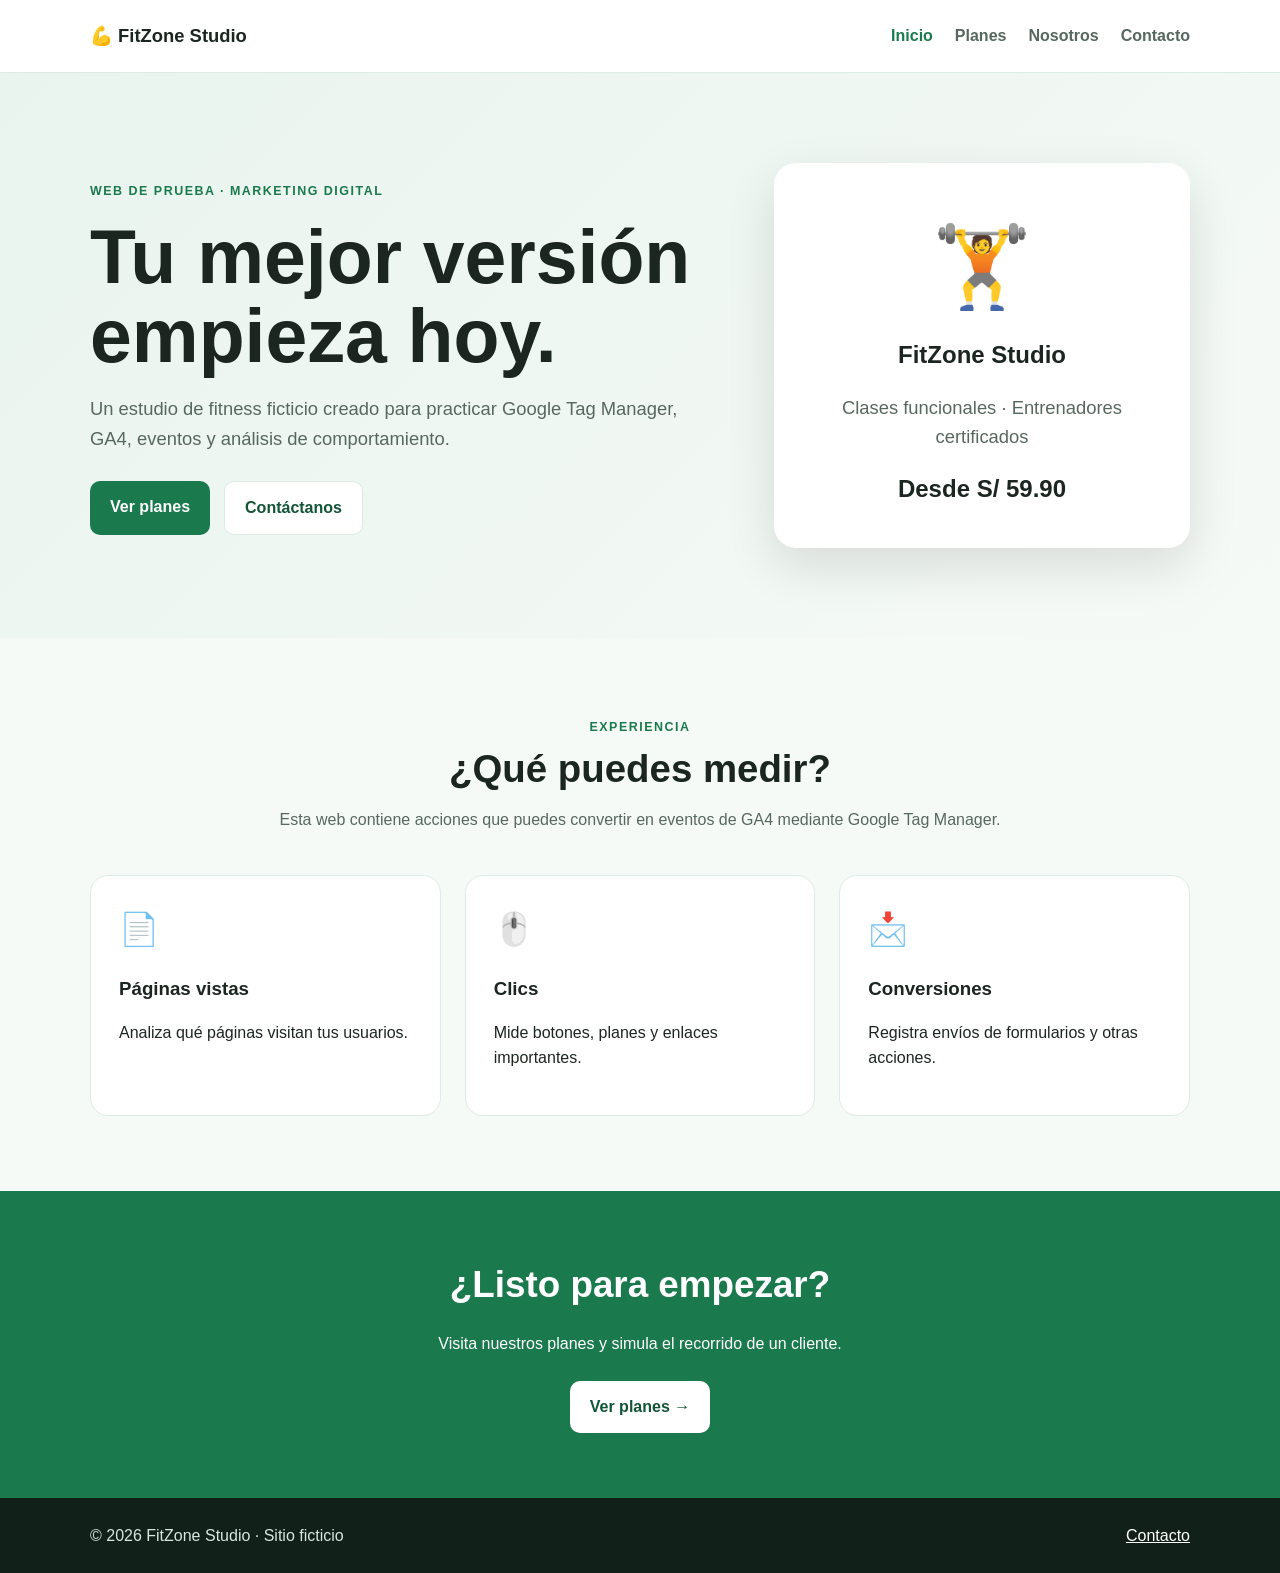
<file: index.html>
<!DOCTYPE html>
<html lang="es">
<head>
    <!-- Google Tag Manager -->
<script>(function(w,d,s,l,i){w[l]=w[l]||[];w[l].push({'gtm.start':
new Date().getTime(),event:'gtm.js'});var f=d.getElementsByTagName(s)[0],
j=d.createElement(s),dl=l!='dataLayer'?'&l='+l:'';j.async=true;j.src=
'https://www.googletagmanager.com/gtm.js?id='+i+dl;f.parentNode.insertBefore(j,f);
})(window,document,'script','dataLayer','GTM-MVWK248W');</script>
<!-- End Google Tag Manager -->
  <!-- Google tag (gtag.js) -->
<script async src="https://www.googletagmanager.com/gtag/js?id=G-ZCBFR9256F"></script>
<script>
  window.dataLayer = window.dataLayer || [];
  function gtag(){dataLayer.push(arguments);}
  gtag('js', new Date());

  gtag('config', 'G-ZCBFR9256F');
</script>

  <meta charset="UTF-8">
  <meta name="viewport" content="width=device-width, initial-scale=1.0">
  <title>FitZone Studio | Web de prueba</title>
  <link rel="stylesheet" href="css/style.css">
  <!-- TALLER GA4 + GTM: aquí podrás insertar posteriormente el código de Google Tag Manager -->
</head>
<body>
    <!-- Google Tag Manager (noscript) -->
<noscript><iframe src="https://www.googletagmanager.com/ns.html?id=GTM-MVWK248W"
height="0" width="0" style="display:none;visibility:hidden"></iframe></noscript>
<!-- End Google Tag Manager (noscript) -->
<header class="site-header"><nav class="nav container">
<a class="logo" href="index.html">💪 FitZone Studio</a>
<div class="nav-links"><a class="active" href="index.html">Inicio</a><a href="productos.html">Planes</a><a href="nosotros.html">Nosotros</a><a href="contacto.html">Contacto</a></div>
</nav></header>

<main>
  <section class="hero">
    <div class="container hero-content">
      <div>
        <span class="badge">WEB DE PRUEBA · MARKETING DIGITAL</span>
        <h1>Tu mejor versión empieza hoy.</h1>
        <p>Un estudio de fitness ficticio creado para practicar Google Tag Manager, GA4, eventos y análisis de comportamiento.</p>
        <div class="actions">
          <a class="btn primary" href="productos.html" id="btn-ver-productos">Ver planes</a>
          <a class="btn secondary" href="contacto.html" id="btn-contacto">Contáctanos</a>
        </div>
      </div>
      <div class="coffee-card">
        <div class="coffee-icon">🏋️</div>
        <h2>FitZone Studio</h2>
        <p>Clases funcionales · Entrenadores certificados</p>
        <strong>Desde S/ 59.90</strong>
      </div>
    </div>
  </section>

  <section class="section">
    <div class="container">
      <div class="section-title">
        <span>Experiencia</span>
        <h2>¿Qué puedes medir?</h2>
        <p>Esta web contiene acciones que puedes convertir en eventos de GA4 mediante Google Tag Manager.</p>
      </div>
      <div class="grid three">
        <article class="feature"><div class="feature-icon">📄</div><h3>Páginas vistas</h3><p>Analiza qué páginas visitan tus usuarios.</p></article><article class="feature"><div class="feature-icon">🖱️</div><h3>Clics</h3><p>Mide botones, planes y enlaces importantes.</p></article><article class="feature"><div class="feature-icon">📩</div><h3>Conversiones</h3><p>Registra envíos de formularios y otras acciones.</p></article>
      </div>
    </div>
  </section>

  <section class="cta">
    <div class="container">
      <h2>¿Listo para empezar?</h2>
      <p>Visita nuestros planes y simula el recorrido de un cliente.</p>
      <a class="btn light" href="productos.html" id="btn-explorar">Ver planes →</a>
    </div>
  </section>
</main>

<footer><div class="container footer-content"><span>© 2026 FitZone Studio · Sitio ficticio</span><a href="contacto.html">Contacto</a></div></footer>
<script src="js/main.js"></script>
</body>
</html>
</file>
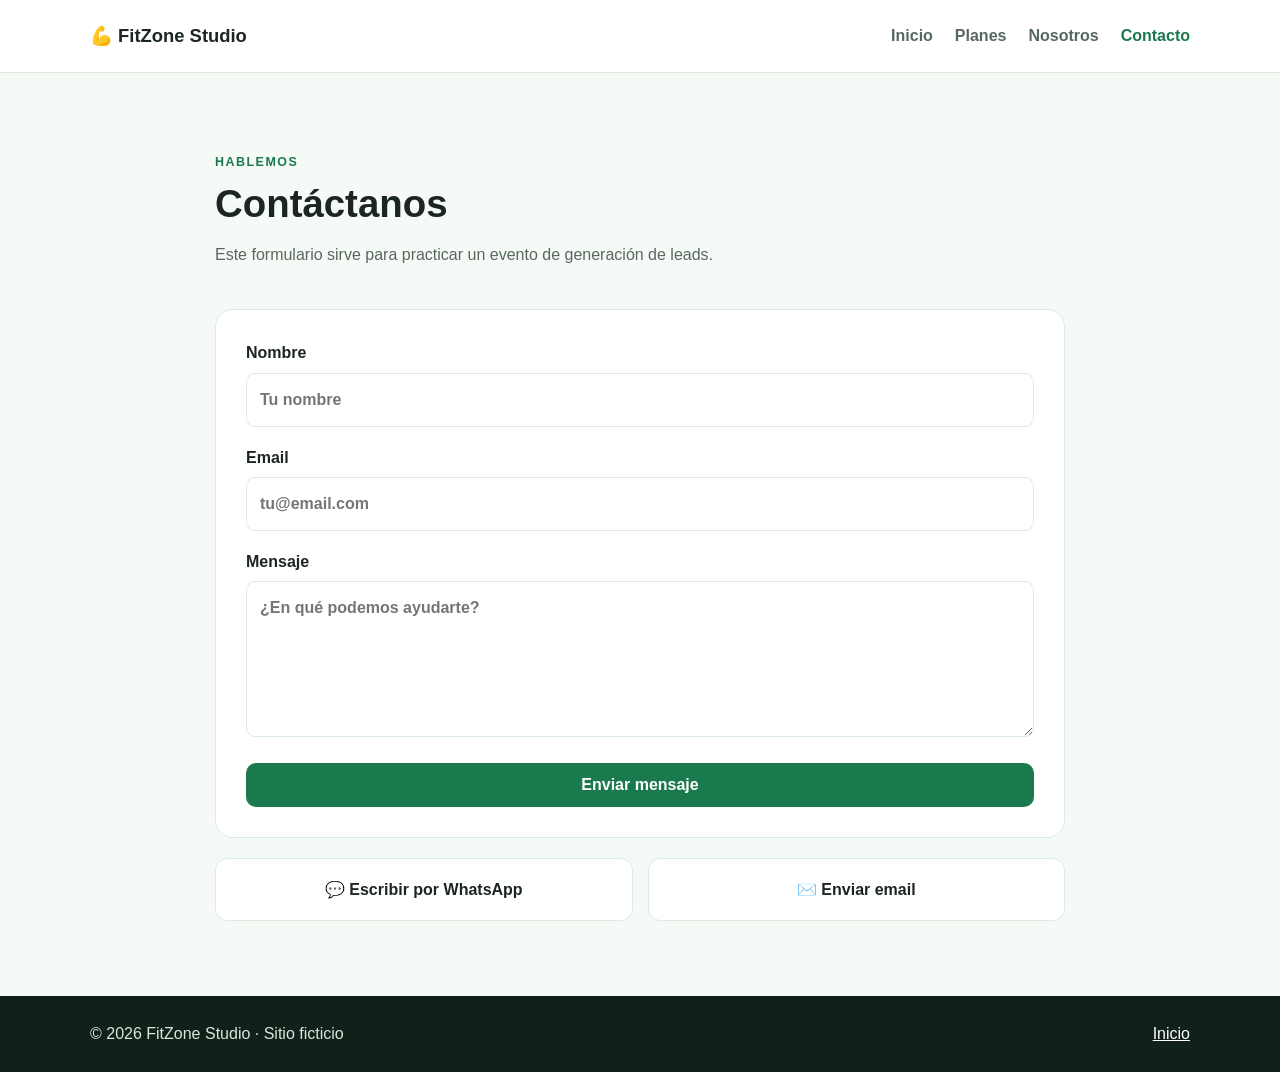
<file: contacto.html>
<!DOCTYPE html>
<html lang="es">
<head>
  <!-- Google Tag Manager -->
<script>(function(w,d,s,l,i){w[l]=w[l]||[];w[l].push({'gtm.start':
new Date().getTime(),event:'gtm.js'});var f=d.getElementsByTagName(s)[0],
j=d.createElement(s),dl=l!='dataLayer'?'&l='+l:'';j.async=true;j.src=
'https://www.googletagmanager.com/gtm.js?id='+i+dl;f.parentNode.insertBefore(j,f);
})(window,document,'script','dataLayer','GTM-MVWK248W');</script>
<!-- End Google Tag Manager -->
  <!-- Google tag (gtag.js) -->
<script async src="https://www.googletagmanager.com/gtag/js?id=G-ZCBFR9256F"></script>
<script>
  window.dataLayer = window.dataLayer || [];
  function gtag(){dataLayer.push(arguments);}
  gtag('js', new Date());

  gtag('config', 'G-ZCBFR9256F');
</script>

  
  <meta charset="UTF-8"><meta name="viewport" content="width=device-width, initial-scale=1.0">
  <title>Contacto | FitZone Studio</title><link rel="stylesheet" href="css/style.css">
</head>
<body>
  <!-- Google Tag Manager (noscript) -->
<noscript><iframe src="https://www.googletagmanager.com/ns.html?id=GTM-MVWK248W"
height="0" width="0" style="display:none;visibility:hidden"></iframe></noscript>
<!-- End Google Tag Manager (noscript) -->
<header class="site-header"><nav class="nav container">
<a class="logo" href="index.html">💪 FitZone Studio</a>
<div class="nav-links"><a href="index.html">Inicio</a><a href="productos.html">Planes</a><a href="nosotros.html">Nosotros</a><a class="active" href="contacto.html">Contacto</a></div>
</nav></header>
<main class="section">
<div class="container narrow">
<div class="section-title left"><span>Hablemos</span><h1>Contáctanos</h1><p>Este formulario sirve para practicar un evento de generación de leads.</p></div>
<form id="contact-form" class="contact-form">
<label>Nombre<input type="text" name="nombre" required placeholder="Tu nombre"></label>
<label>Email<input type="email" name="email" required placeholder="tu@email.com"></label>
<label>Mensaje<textarea name="mensaje" rows="5" required placeholder="¿En qué podemos ayudarte?"></textarea></label>
<button class="btn primary" type="submit" id="btn-enviar-formulario">Enviar mensaje</button>
</form>
<div id="form-success" class="success" hidden>¡Mensaje enviado! (Simulación para el taller.)</div>
<div class="contact-options">
<a href="https://wa.me/51999999993" target="_blank" rel="noopener" id="btn-whatsapp" class="option">💬 Escribir por WhatsApp</a>
<a href="mailto:contacto@fitzonestudio.test" id="btn-email" class="option">✉️ Enviar email</a>
</div>
</div>
</main>
<footer><div class="container footer-content"><span>© 2026 FitZone Studio · Sitio ficticio</span><a href="index.html">Inicio</a></div></footer>
<script src="js/main.js"></script>
</body>
</html>
</file>
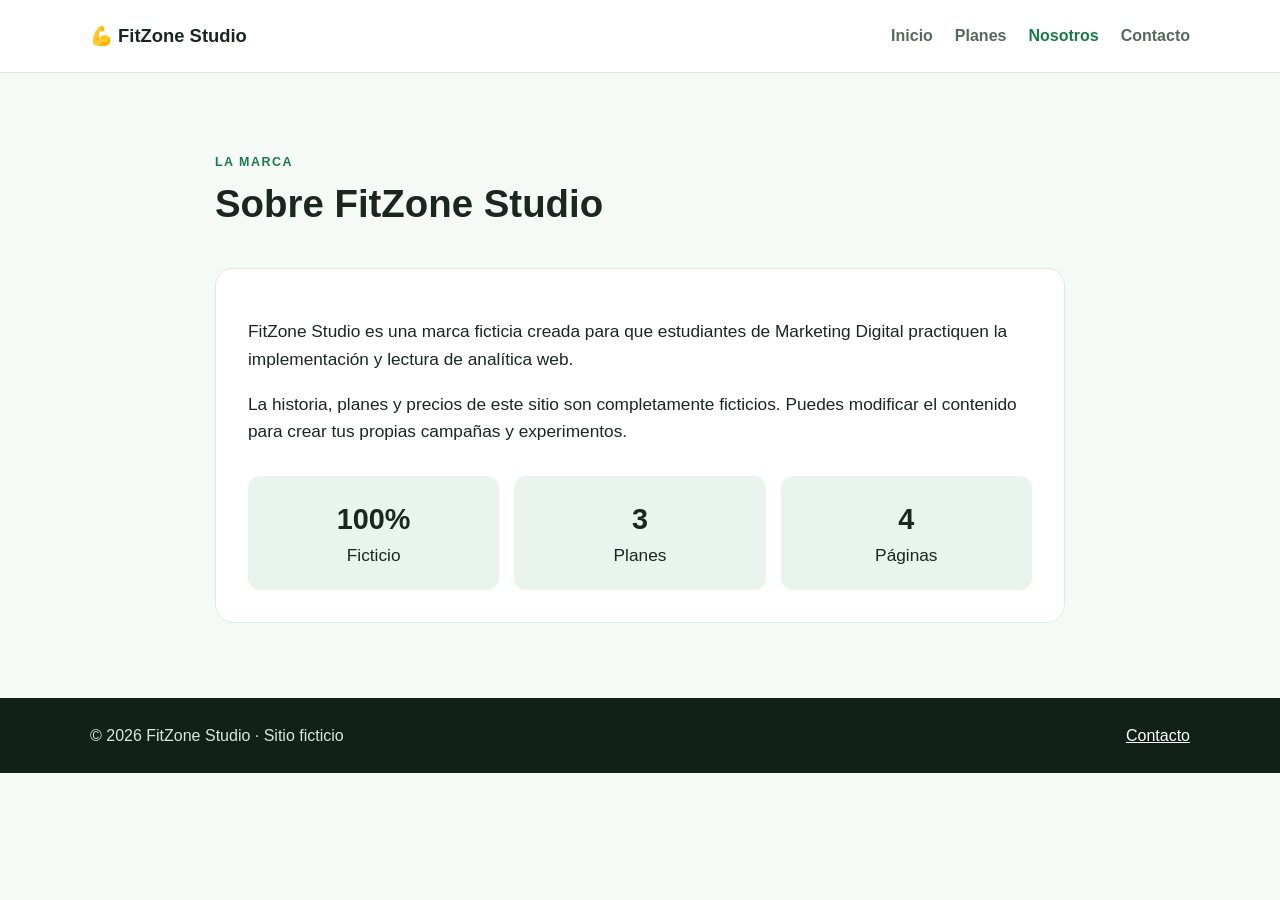
<file: nosotros.html>
<!DOCTYPE html>
<html lang="es">
<head>
    <!-- Google Tag Manager -->
<script>(function(w,d,s,l,i){w[l]=w[l]||[];w[l].push({'gtm.start':
new Date().getTime(),event:'gtm.js'});var f=d.getElementsByTagName(s)[0],
j=d.createElement(s),dl=l!='dataLayer'?'&l='+l:'';j.async=true;j.src=
'https://www.googletagmanager.com/gtm.js?id='+i+dl;f.parentNode.insertBefore(j,f);
})(window,document,'script','dataLayer','GTM-MVWK248W');</script>
<!-- End Google Tag Manager -->
  <!-- Google tag (gtag.js) -->
<script async src="https://www.googletagmanager.com/gtag/js?id=G-ZCBFR9256F"></script>
<script>
  window.dataLayer = window.dataLayer || [];
  function gtag(){dataLayer.push(arguments);}
  gtag('js', new Date());

  gtag('config', 'G-ZCBFR9256F');
</script>
  <meta charset="UTF-8"><meta name="viewport" content="width=device-width, initial-scale=1.0">
  <title>Nosotros | FitZone Studio</title><link rel="stylesheet" href="css/style.css">
</head>
<body>
    <!-- Google Tag Manager (noscript) -->
<noscript><iframe src="https://www.googletagmanager.com/ns.html?id=GTM-MVWK248W"
height="0" width="0" style="display:none;visibility:hidden"></iframe></noscript>
<!-- End Google Tag Manager (noscript) -->
<header class="site-header"><nav class="nav container">
<a class="logo" href="index.html">💪 FitZone Studio</a>
<div class="nav-links"><a href="index.html">Inicio</a><a href="productos.html">Planes</a><a class="active" href="nosotros.html">Nosotros</a><a href="contacto.html">Contacto</a></div>
</nav></header>
<main class="section">
<div class="container narrow">
<div class="section-title left"><span>La marca</span><h1>Sobre FitZone Studio</h1></div>
<div class="story"><p>FitZone Studio es una marca ficticia creada para que estudiantes de Marketing Digital practiquen la implementación y lectura de analítica web.</p>
<p>La historia, planes y precios de este sitio son completamente ficticios. Puedes modificar el contenido para crear tus propias campañas y experimentos.</p>
<div class="stats"><div><strong>100%</strong><span>Ficticio</span></div><div><strong>3</strong><span>Planes</span></div><div><strong>4</strong><span>Páginas</span></div></div></div>
</div>
</main>
<footer><div class="container footer-content"><span>© 2026 FitZone Studio · Sitio ficticio</span><a href="contacto.html">Contacto</a></div></footer>
<script src="js/main.js"></script>
</body>
</html>
</file>
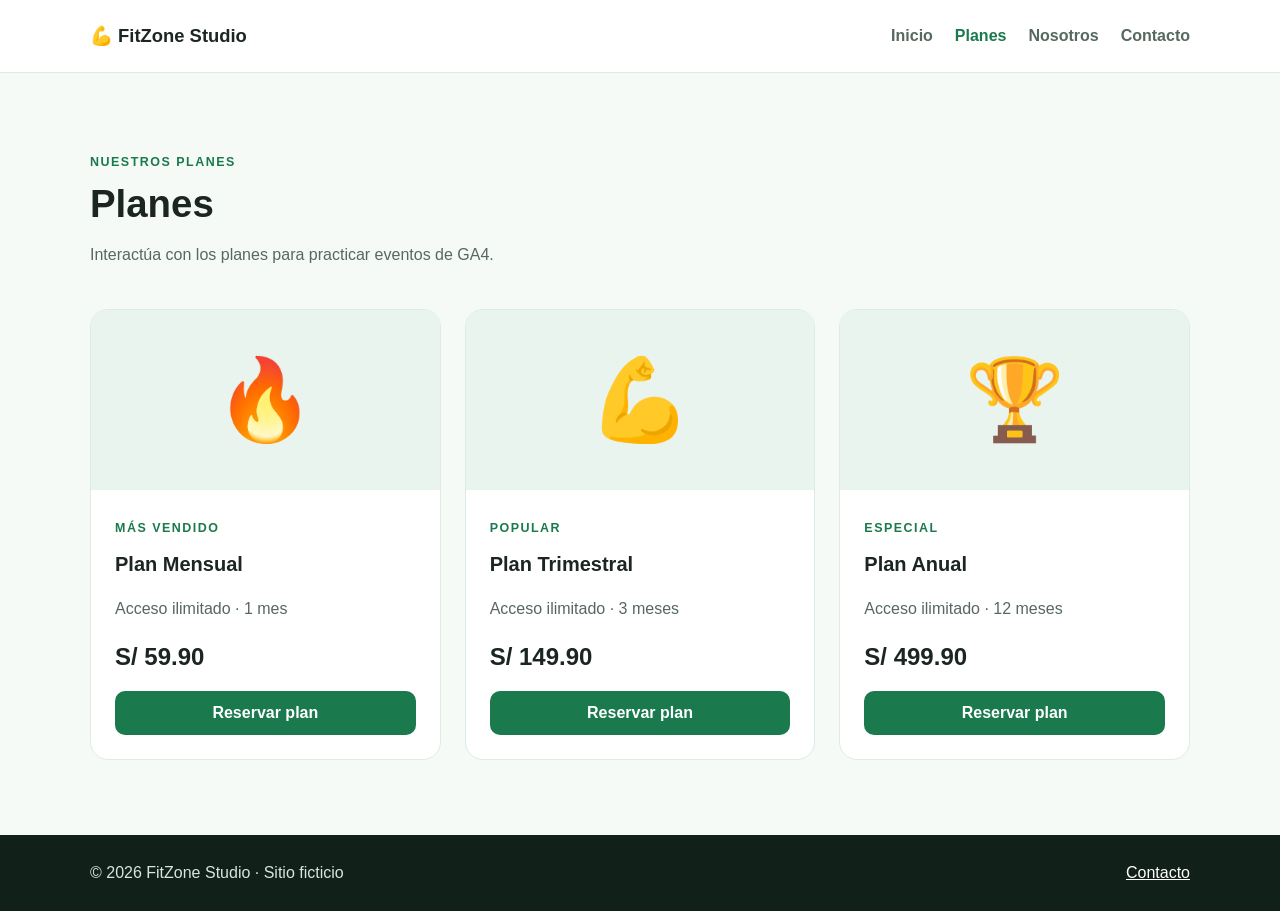
<file: productos.html>
<!DOCTYPE html>
<html lang="es">
<head>

    <!-- Google Tag Manager -->
<script>(function(w,d,s,l,i){w[l]=w[l]||[];w[l].push({'gtm.start':
new Date().getTime(),event:'gtm.js'});var f=d.getElementsByTagName(s)[0],
j=d.createElement(s),dl=l!='dataLayer'?'&l='+l:'';j.async=true;j.src=
'https://www.googletagmanager.com/gtm.js?id='+i+dl;f.parentNode.insertBefore(j,f);
})(window,document,'script','dataLayer','GTM-MVWK248W');</script>
<!-- End Google Tag Manager -->
  <!-- Google tag (gtag.js) -->
<script async src="https://www.googletagmanager.com/gtag/js?id=G-ZCBFR9256F"></script>
<script>
  window.dataLayer = window.dataLayer || [];
  function gtag(){dataLayer.push(arguments);}
  gtag('js', new Date());

  gtag('config', 'G-ZCBFR9256F');
</script>

  <meta charset="UTF-8">
  <meta name="viewport" content="width=device-width, initial-scale=1.0">
  <title>Planes | FitZone Studio</title>
  <link rel="stylesheet" href="css/style.css">
</head>
<body>

    <!-- Google Tag Manager (noscript) -->
<noscript><iframe src="https://www.googletagmanager.com/ns.html?id=GTM-MVWK248W"
height="0" width="0" style="display:none;visibility:hidden"></iframe></noscript>
<!-- End Google Tag Manager (noscript) -->
<header class="site-header"><nav class="nav container">
<a class="logo" href="index.html">💪 FitZone Studio</a>
<div class="nav-links"><a href="index.html">Inicio</a><a class="active" href="productos.html">Planes</a><a href="nosotros.html">Nosotros</a><a href="contacto.html">Contacto</a></div>
</nav></header>

<main class="section">
  <div class="container">
    <div class="section-title left">
      <span>Nuestros planes</span><h1>Planes</h1>
      <p>Interactúa con los planes para practicar eventos de GA4.</p>
    </div>
    <div class="grid three">
      <article class="product-card">
        <div class="product-image">🔥</div><div class="product-body">
        <span class="tag">Más vendido</span><h2>Plan Mensual</h2><p>Acceso ilimitado · 1 mes</p><div class="price">S/ 59.90</div>
        <button class="btn primary product-btn" data-product="Plan Mensual" data-price="59.90">Reservar plan</button>
        </div>
      </article>
      <article class="product-card">
        <div class="product-image">💪</div><div class="product-body">
        <span class="tag">Popular</span><h2>Plan Trimestral</h2><p>Acceso ilimitado · 3 meses</p><div class="price">S/ 149.90</div>
        <button class="btn primary product-btn" data-product="Plan Trimestral" data-price="149.90">Reservar plan</button>
        </div>
      </article>
      <article class="product-card">
        <div class="product-image">🏆</div><div class="product-body">
        <span class="tag">Especial</span><h2>Plan Anual</h2><p>Acceso ilimitado · 12 meses</p><div class="price">S/ 499.90</div>
        <button class="btn primary product-btn" data-product="Plan Anual" data-price="499.90">Reservar plan</button>
        </div>
      </article>
    </div>
    <div id="message" class="message" aria-live="polite"></div>
  </div>
</main>
<footer><div class="container footer-content"><span>© 2026 FitZone Studio · Sitio ficticio</span><a href="contacto.html">Contacto</a></div></footer>
<script src="js/main.js"></script>
</body>
</html>
</file>
<file: css/style.css>
*{box-sizing:border-box}html{scroll-behavior:smooth}body{margin:0;font-family:Arial,Helvetica,sans-serif;color:#1c2621;background:#f6faf7;line-height:1.6}.container{width:min(1100px,92%);margin:auto}.narrow{max-width:850px}.site-header{background:#fff;border-bottom:1px solid #dcece3;position:sticky;top:0;z-index:10}.nav{min-height:72px;display:flex;align-items:center;justify-content:space-between;gap:20px}.logo{font-weight:800;font-size:1.15rem;color:#1c2621;text-decoration:none}.nav-links{display:flex;gap:22px}.nav-links a{color:#57685f;text-decoration:none;font-weight:600}.nav-links a:hover,.nav-links .active{color:#1b7a4d}.hero{background:linear-gradient(135deg,#e9f4ee,#f6faf7);padding:90px 0}.hero-content{display:grid;grid-template-columns:1.5fr 1fr;gap:60px;align-items:center}.badge,.section-title span,.tag{font-size:.78rem;font-weight:800;letter-spacing:.12em;text-transform:uppercase;color:#1b7a4d}.hero h1{font-size:clamp(2.5rem,6vw,4.7rem);line-height:1.05;margin:16px 0}.hero p{font-size:1.15rem;max-width:650px;color:#57685f}.actions{display:flex;gap:14px;flex-wrap:wrap;margin-top:28px}.btn{display:inline-block;border:0;border-radius:10px;padding:13px 20px;font-weight:800;text-decoration:none;cursor:pointer;font-size:1rem}.primary{background:#1b7a4d;color:#fff}.primary:hover{background:#125536}.secondary{background:#fff;color:#125536;border:1px solid #dcece3}.light{background:#fff;color:#125536}.coffee-card{background:#ffffff;border-radius:22px;padding:40px;text-align:center;box-shadow:0 18px 50px rgba(20,20,20,.12)}.coffee-icon{font-size:5rem}.coffee-card h2{margin:5px 0}.coffee-card strong{display:block;margin-top:18px;font-size:1.5rem}.section{padding:75px 0}.section-title{text-align:center;margin-bottom:42px}.section-title.left{text-align:left}.section-title h1,.section-title h2{font-size:2.4rem;line-height:1.15;margin:8px 0}.section-title p{color:#57685f}.grid{display:grid;gap:24px}.three{grid-template-columns:repeat(3,1fr)}.feature,.product-card,.story,.contact-form{background:#ffffff;border:1px solid #dcece3;border-radius:18px}.feature{padding:28px}.feature-icon{font-size:2rem}.feature h3{margin-bottom:5px}.product-card{overflow:hidden}.product-image{height:180px;background:#e9f4ee;display:flex;align-items:center;justify-content:center;font-size:5rem}.product-body{padding:24px}.product-body h2{font-size:1.25rem;margin:8px 0}.product-body p{color:#57685f}.price{font-size:1.5rem;font-weight:800;margin:15px 0}.product-btn{width:100%}.message{margin-top:25px;padding:15px;border-radius:10px;background:#e9f4ee;display:none}.message.show{display:block}.cta{padding:65px 0;text-align:center;background:#1b7a4d;color:#fff}.cta h2{font-size:2.3rem;margin:0 0 8px}.cta p{margin-bottom:25px}.story{padding:32px;font-size:1.08rem}.stats{display:grid;grid-template-columns:repeat(3,1fr);gap:15px;margin-top:30px}.stats div{background:#e9f4ee;border-radius:12px;padding:20px;text-align:center}.stats strong,.stats span{display:block}.stats strong{font-size:1.8rem}.contact-form{padding:30px;display:grid;gap:18px}.contact-form label{font-weight:700}.contact-form input,.contact-form textarea{width:100%;margin-top:7px;padding:13px;border:1px solid #dcece3;border-radius:9px;font:inherit}.success{margin-top:20px;background:#e7f3e8;padding:15px;border-radius:10px;color:#286238}.contact-options{display:grid;grid-template-columns:1fr 1fr;gap:15px;margin-top:20px}.option{background:#ffffff;border:1px solid #dcece3;border-radius:12px;padding:18px;text-decoration:none;color:#1c2621;text-align:center;font-weight:700}footer{background:#12201a;color:#d9e6de;padding:25px 0}.footer-content{display:flex;justify-content:space-between;gap:15px}.footer-content a{color:#fff}@media(max-width:750px){.hero-content,.three{grid-template-columns:1fr}.nav{flex-direction:column;padding:15px 0}.nav-links{flex-wrap:wrap;justify-content:center;gap:12px}.hero{padding:55px 0}.contact-options,.stats{grid-template-columns:1fr}.footer-content{flex-direction:column}}
</file>
